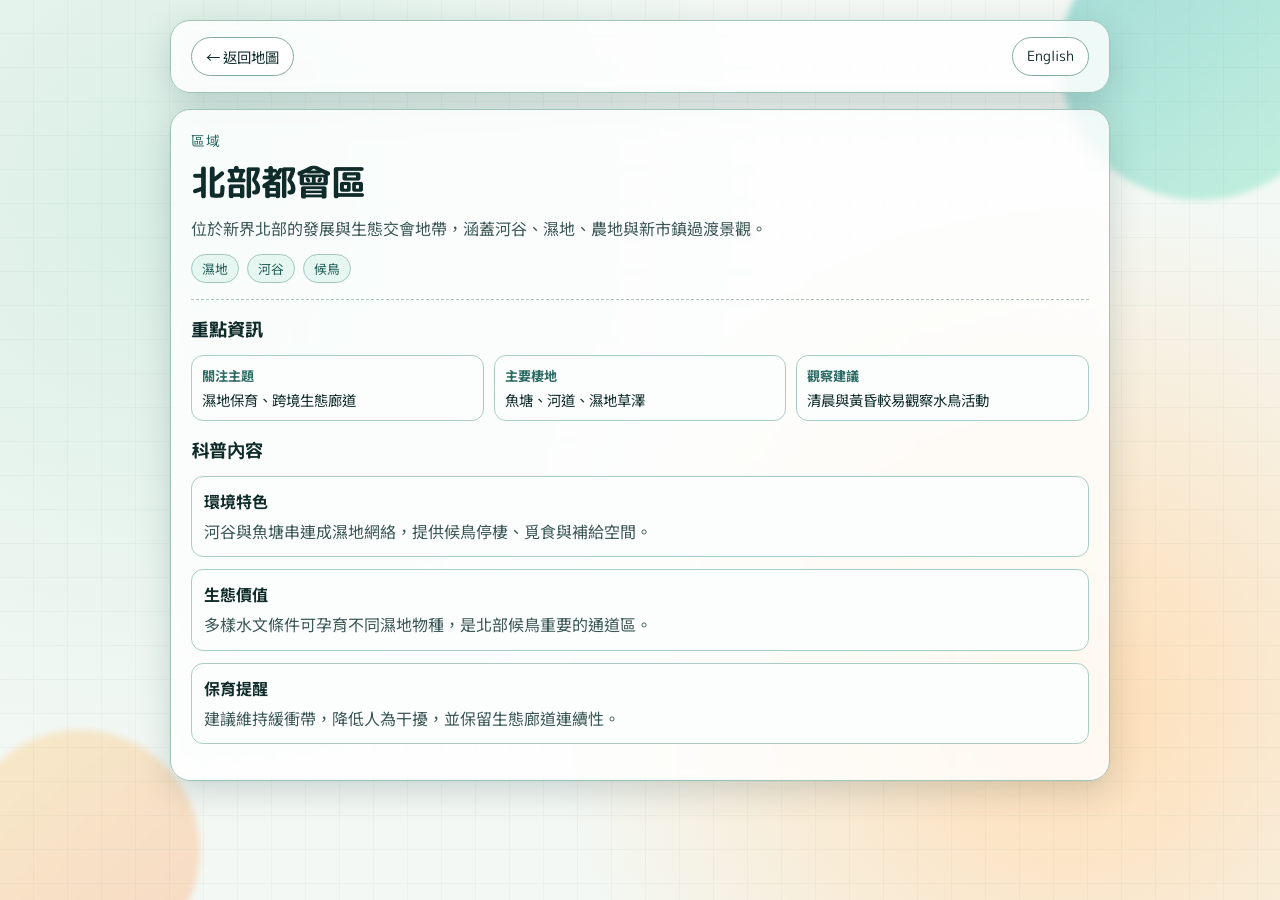
<file: place_detail.html>
<!doctype html>
<html lang="zh-Hant">
  <head>
    <meta charset="UTF-8" />
    <meta name="viewport" content="width=device-width, initial-scale=1.0" />
    <title>生態科普</title>
    <link rel="preconnect" href="https://fonts.googleapis.com" />
    <link rel="preconnect" href="https://fonts.gstatic.com" crossorigin />
    <link
      href="https://fonts.googleapis.com/css2?family=M+PLUS+Rounded+1c:wght@500;700;800&family=Noto+Sans+TC:wght@400;500;700&display=swap"
      rel="stylesheet"
    />
    <link rel="stylesheet" href="./place_detail.css" />
  </head>
  <body>
    <div class="bg-orb orb-a"></div>
    <div class="bg-orb orb-b"></div>
    <div class="bg-pattern"></div>

    <div class="app-shell">
      <header class="window top-bar">
        <a id="backToMap" class="btn ghost" href="./index.html">← 返回地圖</a>
        <button type="button" id="langToggleBtn" class="btn ghost">English</button>
      </header>

      <main class="window detail-card">
        <div class="detail-hero">
          <p class="place-type" id="placeType"></p>
          <h1 id="placeName"></h1>
          <p class="place-summary" id="placeSummary"></p>
          <div class="tag-row" id="placeTags"></div>
        </div>

        <section class="section">
          <h2 id="factsTitle"></h2>
          <div id="factsGrid" class="facts-grid"></div>
        </section>

        <section class="section">
          <h2 id="sectionsTitle"></h2>
          <div id="sectionsList" class="sections-list"></div>
        </section>
      </main>
    </div>

    <script src="./place_detail.js"></script>
  </body>
</html>
</file>
<file: place_detail.css>
:root {
  --bg-main: #f3f8f4;
  --bg-panel: #ffffffcc;
  --text-main: #0f2b2a;
  --text-soft: #3b5755;
  --line: #9fc4b8;
  --mint: #1f8a78;
  --sea: #05668d;
  --sun: #f2a541;
  --radius-lg: 20px;
  --radius-md: 12px;
  --shadow: 0 10px 34px rgba(7, 41, 45, 0.17);
}

* {
  box-sizing: border-box;
}

body {
  margin: 0;
  min-height: 100vh;
  font-family: "Noto Sans TC", sans-serif;
  color: var(--text-main);
  background: radial-gradient(circle at 14% 22%, #d9efe6, transparent 45%),
    radial-gradient(circle at 83% 78%, #ffddb4, transparent 40%), var(--bg-main);
  position: relative;
  overflow-x: hidden;
}

.bg-orb {
  position: fixed;
  border-radius: 50%;
  filter: blur(3px);
  z-index: 0;
  pointer-events: none;
}

.orb-a {
  width: 280px;
  height: 280px;
  top: -80px;
  right: -60px;
  background: linear-gradient(140deg, #0ea5a0, #6ee7b7);
  opacity: 0.35;
}

.orb-b {
  width: 240px;
  height: 240px;
  bottom: -70px;
  left: -40px;
  background: linear-gradient(140deg, #ffd27a, #ff9f68);
  opacity: 0.35;
}

.bg-pattern {
  position: fixed;
  inset: 0;
  background-image: linear-gradient(transparent 96%, #88b3a61f 100%),
    linear-gradient(90deg, transparent 96%, #88b3a61f 100%);
  background-size: 34px 34px;
  pointer-events: none;
  z-index: 0;
}

.app-shell {
  max-width: 980px;
  margin: 0 auto;
  padding: 20px;
  position: relative;
  z-index: 2;
}

.window {
  border: 1px solid var(--line);
  border-radius: var(--radius-lg);
  background: var(--bg-panel);
  backdrop-filter: blur(6px);
  box-shadow: var(--shadow);
}

.top-bar {
  display: flex;
  align-items: center;
  justify-content: space-between;
  gap: 12px;
  padding: 16px 20px;
  margin-bottom: 16px;
}

h1,
h2,
button {
  font-family: "M PLUS Rounded 1c", sans-serif;
}

h1 {
  margin: 0 0 8px;
  font-size: clamp(1.6rem, 4vw, 2.2rem);
}

h2 {
  margin: 0 0 12px;
  font-size: 1.1rem;
}

.btn {
  border: 1px solid #87aa9f;
  border-radius: 999px;
  padding: 8px 14px;
  cursor: pointer;
  font-size: 0.9rem;
  background: #ffffff;
  color: var(--text-main);
  text-decoration: none;
}

.detail-card {
  padding: 20px;
}

.detail-hero {
  border-bottom: 1px dashed #a8c9bf;
  padding-bottom: 16px;
  margin-bottom: 16px;
}

.place-type {
  margin: 0 0 6px;
  font-size: 0.85rem;
  color: #2c6661;
  text-transform: uppercase;
  letter-spacing: 0.08em;
}

.place-summary {
  margin: 0 0 12px;
  color: var(--text-soft);
  line-height: 1.6;
}

.tag-row {
  display: flex;
  gap: 8px;
  flex-wrap: wrap;
}

.tag {
  font-size: 0.8rem;
  border-radius: 999px;
  border: 1px solid #a1c7bc;
  color: #1e5c55;
  padding: 4px 10px;
  background: #e6f6f0;
}

.section {
  margin-bottom: 16px;
}

.facts-grid {
  display: grid;
  grid-template-columns: repeat(auto-fit, minmax(180px, 1fr));
  gap: 10px;
}

.fact-item {
  border: 1px solid #a9cdc4;
  border-radius: 12px;
  padding: 10px;
  background: #fbfefd;
}

.fact-label {
  margin: 0 0 4px;
  font-size: 0.82rem;
  color: #2c6a63;
  font-weight: 700;
}

.fact-value {
  margin: 0;
  font-size: 0.9rem;
}

.sections-list {
  display: grid;
  gap: 12px;
}

.section-card {
  border: 1px solid #a9cdc4;
  border-radius: 12px;
  padding: 12px;
  background: #fbfefd;
}

.section-card h3 {
  margin: 0 0 6px;
  font-size: 1rem;
}

.section-card p {
  margin: 0;
  color: var(--text-soft);
  line-height: 1.6;
}

@media (max-width: 700px) {
  .top-bar {
    flex-direction: column;
    align-items: flex-start;
  }
}
</file>
